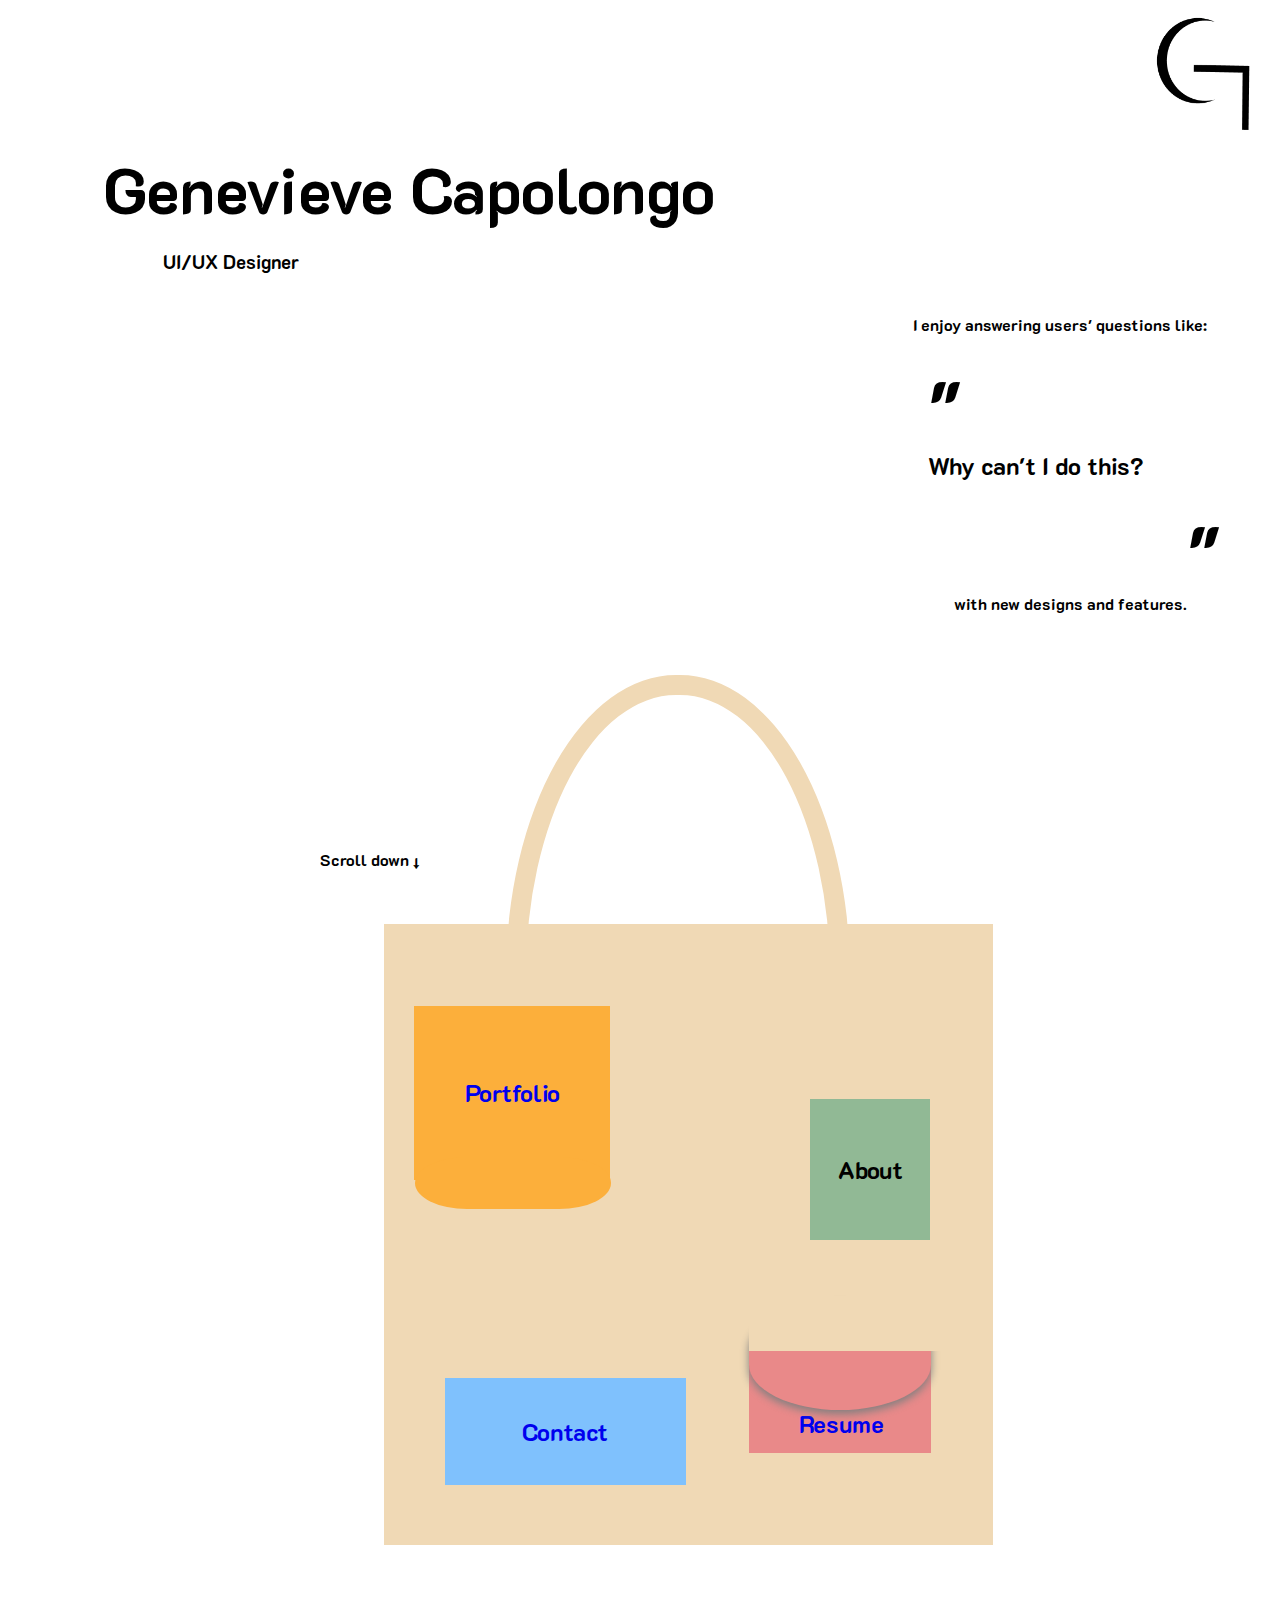
<file: index.html>
<!DOCTYPE html>
<html>
<head>
    <title>Genevieve UX Portfolio</title>
    <link href="styles/style.css" rel="stylesheet" type="text/css">
    <link rel="preconnect" href="https://fonts.googleapis.com">
    <link rel="preconnect" href="https://fonts.gstatic.com" crossorigin>
    <link href="https://fonts.googleapis.com/css2?family=K2D:wght@100&family=Raleway:wght@100&display=swap" rel="stylesheet">
</head>
<body id="all">
    <img src="images/Logo.png" width="113" height="131">
    <br>
    <div id="header">
        <h1 id="name">Genevieve Capolongo</h1>
        <br>
        <h3 id="title">UI/UX Designer</h3>
    </div>
    <section id="quote">
        <h4 id="beginning">I enjoy answering users' questions like: </h4>
        <h1 class="quotation">"</h1>
        <h2 id="why">Why can't I do this?</h2>
        <h1 class="quotation" id="qRight">"</h1>
        <br>
        <h4 id="end">with new designs and features.</h4>
    </section>
    <h4 id="scroll">Scroll down &#8595;</h4>
    <section id="tote">
        <div id="handle"></div>
        <div id="body">
            <a href="portfolio.html">
                <div id="pPocket">
                    <h2 id="pPocket1">Portfolio</h2>
                    <div id="pPocket2"></div>
                </div>
            </a>
            <h2 id="aPocket">About</h2>
            <a href="resume.html">
                <h2 id="cPocket">Contact</h2>
                <div id="rPocket">
                    <div id="rPocket1"></div>
                    <h2 id="rPocket2">Resume</h2>
                    <div id="rPocket4"></div>
                    <div id="rPocket3"></div>
                </div>
            </a>
        </div>
    </section>
</body>
</file>
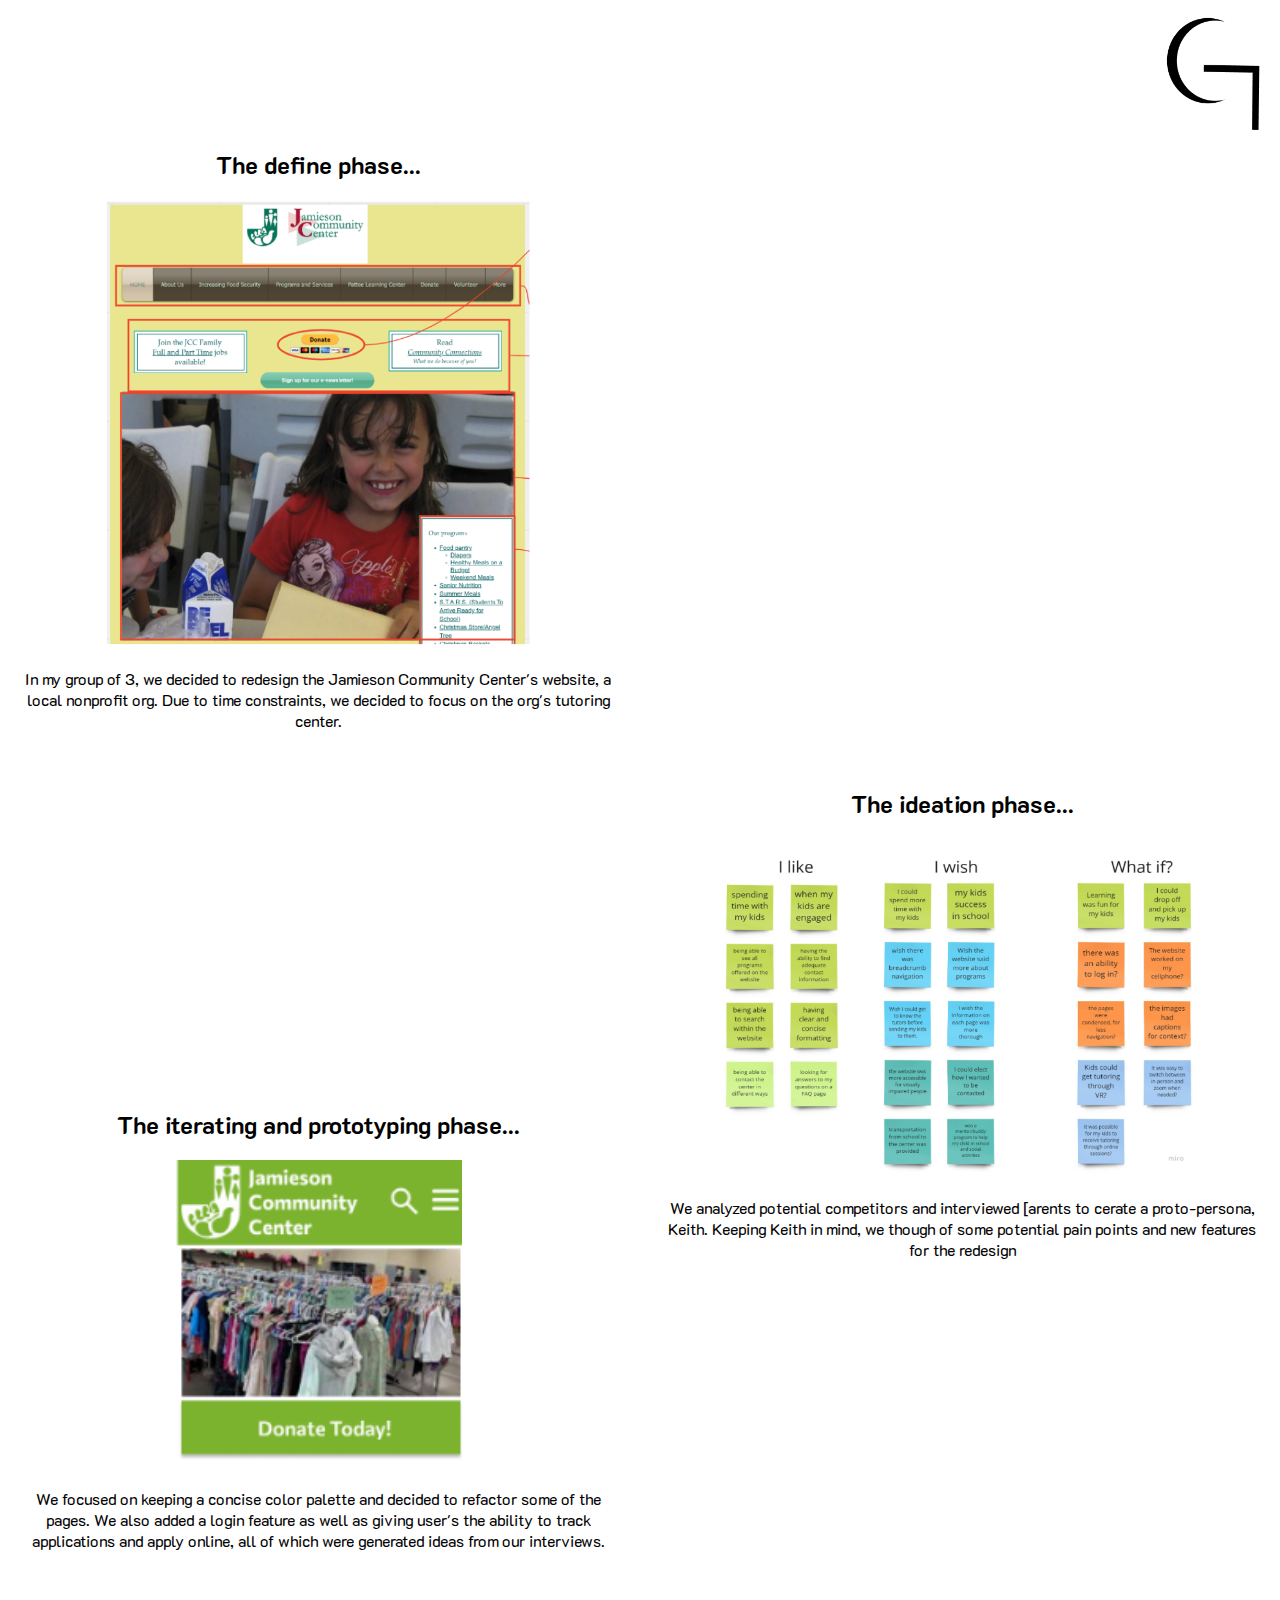
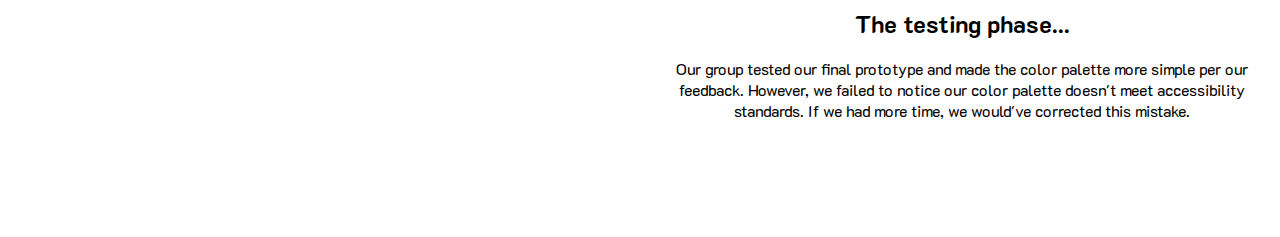
<file: portfolio.html>
<!DOCTYPE html>
<html>
    <head>
        <title>Genevieve UX Portfolio</title>
        <link href="styles/portfolio.css" rel="stylesheet" type="text/css">
        <link rel="preconnect" href="https://fonts.googleapis.com">
        <link rel="preconnect" href="https://fonts.gstatic.com" crossorigin>
        <link href="https://fonts.googleapis.com/css2?family=K2D:wght@100&family=Raleway:wght@100&display=swap" rel="stylesheet">
    </head>
    <body id="all">
        <a href="index.html">
            <img id="logo" src="images/Logo.png" width="113" height="131">
        </a>
        <br>
        <section class="leftSection">
            <h2>The define phase...</h2>
            <img id="org" src="images/Orginal.png">
            <p>In my group of 3, we decided to redesign the Jamieson Community Center's website, a local nonprofit org. Due to time constraints, we decided to focus on the org's tutoring center.</p>
        </section>

        <br>
        <section class="rightSection">
            <h2>The ideation phase...</h2>
            <img id="idea" src="images/ideation.png">
            <p>We analyzed potential competitors and interviewed [arents to cerate a proto-persona, Keith. Keeping Keith in mind, we though of some potential pain points and new features for the redesign</p>
        </section>

        <br>
        <section id="extra">
            <h2>The iterating and prototyping phase...</h2>
            <img id="final" src="images/JCC.png">
            <p>We focused on keeping a concise color palette and decided to refactor some of the pages. We also added a login feature as well as giving user's the ability to track applications and apply online, all of which were generated ideas from our interviews.</p>
        </section>

        <br>
        <section class="rightSection">
            <h2>The testing phase...</h2>
            <p>Our group tested our final prototype and made the color palette more simple per our feedback. However, we failed to notice our color palette doesn't meet accessibility standards. If we had more time, we would've corrected this mistake.</p>
        </section>
    </body>
</html>
</file>
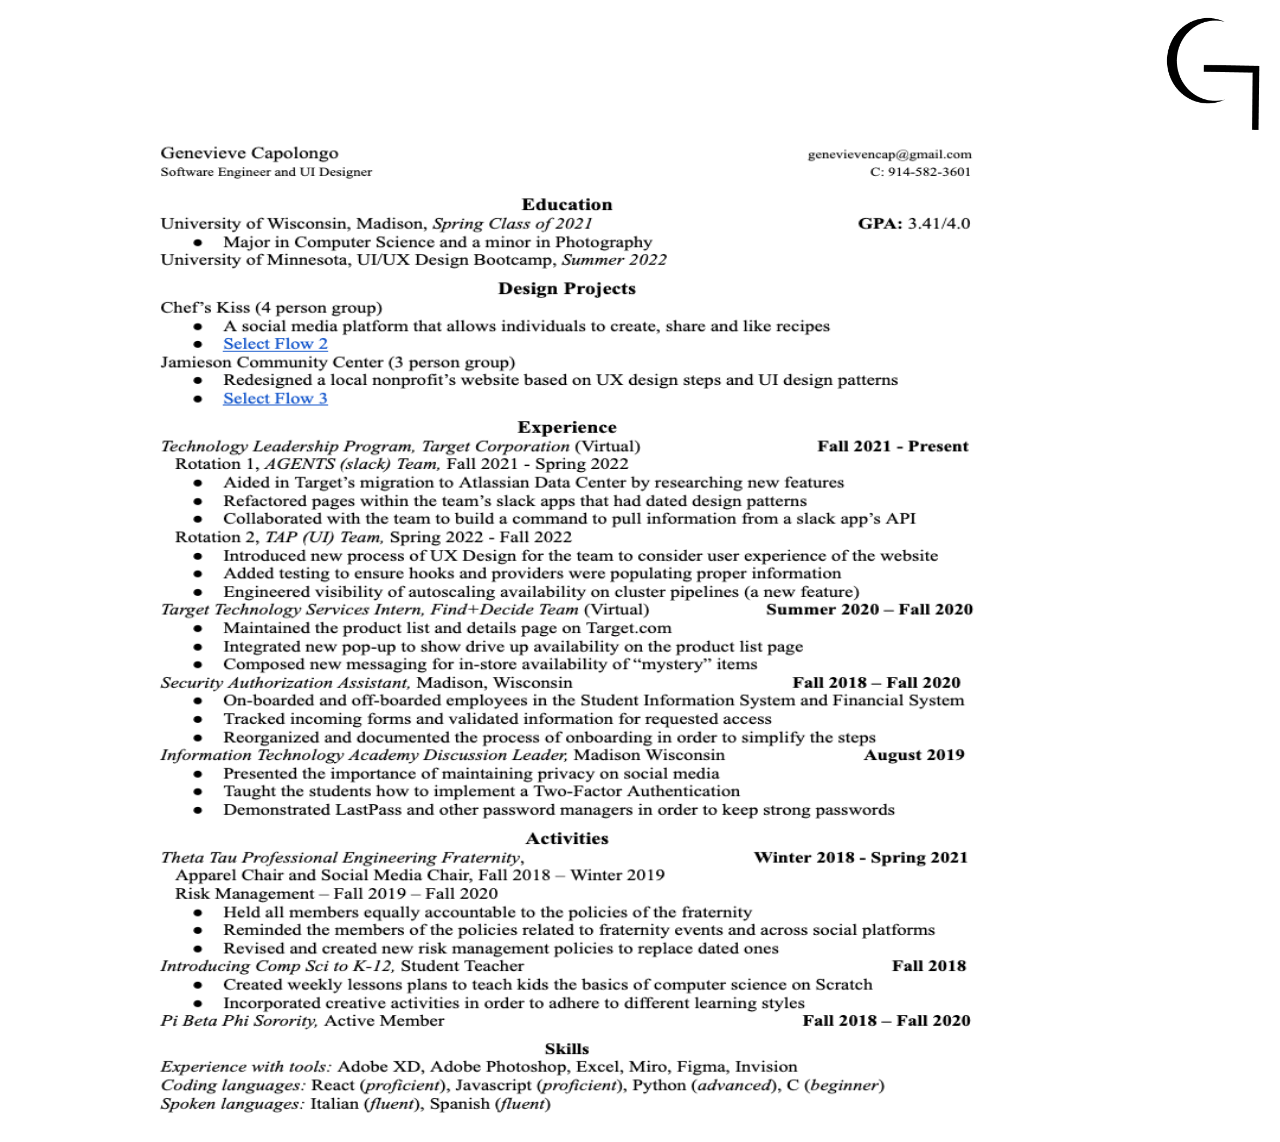
<file: resume.html>
<!DOCTYPE html>
<html>
    <head>
        <title>Genevieve UX Portfolio</title>
        <link href="styles/resume.css" rel="stylesheet" type="text/css">
        <link rel="preconnect" href="https://fonts.googleapis.com">
        <link rel="preconnect" href="https://fonts.gstatic.com" crossorigin>
        <link href="https://fonts.googleapis.com/css2?family=K2D:wght@100&family=Raleway:wght@100&display=swap" rel="stylesheet">
    </head>
    <body id="all">
        <a href="index.html">
            <img id="logo" src="images/Logo.png" width="113" height="131">
        </a>
        <br>
        <img id="resume" src="images/resume.png" width="875" height="1013">
        <h1 class="contact">Genevieve Capolongo</h1>
        <h2 class="contact">C: 914-582-3601</h2>
        <h2 class="contact">genevievencap@gmail.com</h2>
        <h2 class="contact">1125 Lagoon Ave, APT 629</h2>
        <h2 class="contact">Minneapolis, MN 55408</h2>
    </body>
</html>
</file>
<file: styles/style.css>
#all {
    font-family: 'K2D';
}

img {
    float: right;
    margin-right: 10px;
}

#header {
    padding-left: 95px;
}

#name {
    font-size: 64px;
    position: relative;
    padding-top: 75px;
}

#title {
    margin-top: -45px;
    padding-left: 60px;
}

#quote {
    float: right;
    padding-right: 50px;
}

.quotation {
    font-size: 84px;
    margin: 0px;
}

#qRight {
    float: right;
}

#why {
    margin-top: -15px;
}

#beginning {
    padding-right: 15px;
    margin-left: -15px;
}

#end {
    padding-top: 50px;
    float: right;
}

#scroll {
    position: absolute;
    top: 92%;
    left: 25%;
}

#tote {
    position: absolute;
    top: 75%;
    left: 30%;
    width: 609px;
    height: 984px;
    padding-bottom: 10px;
}

#body {
    width: 609px;
    height: 621px;
    background-color: #F0D9B5;
    position: absolute;
    top: 25%;
}

#handle {
    width: 304px;
    height: 587px;
    border: 20px solid #F0D9B5;
    border-radius: 170px / 300px;
    position: absolute;
    top: 0%;
    left: 20%;
}

#pPocket {
    position: absolute;
    top: 10%;
    left: 5%;
    cursor: pointer;
}

#pPocket1 {
    background-color: #FCAF3B;
    width: 196px;
    height: 174px;
    display: flex;
    align-items: center;
    justify-content: center;
}

#pPocket2 {
    background-color: #FCAF3B;
    width: 196px;
    height: 52px; 
    border-radius: 200px / 100px;
    position: absolute;
    left: 0.2%;
    top: 80%;
}

#aPocket {
    background-color: #91B995;
    width: 120px;
    height: 141px;
    display: flex;
    align-items: center;
    justify-content: center;
    position: absolute;
    top: 25%;
    left: 70%;
    cursor: pointer;
}

#cPocket {
    background-color: #7FC1FD;
    width: 241px;
    height: 107px;
    display: flex;
    align-items: center;
    justify-content: center;
    position: absolute;
    top: 70%;
    left: 10%;
    cursor: pointer;
}

#rPocket {
    height: 115px;
    position: absolute;
    top: 60%;
    left: 60%;
    cursor: pointer;
}


#rPocket1 {
    background-color: #E98989;
    width: 182px;
    height: 111px;
    position: absolute;
    top: 40%;
}

#rPocket2 {
    position: absolute;
    top: 80%;
    padding-left: 50px;
}

#rPocket3 {
    background-color: #E98989;
    filter: drop-shadow(0px 4px 4px grey);
    width: 182px; 
    height: 109px;
    border-radius: 200px / 100px;
    position: absolute;
    top: 4%;
}

#rPocket4 {
    background-color: #F0D9B5;
    width: 200px;
    height: 55px;
    top: 0%;
    position: absolute;
    z-index: 1;
}

@media only screen and (max-width: 1000px) {
    #name {
        font-size: 32px;
    }

    #title {
        font-size: 12px;
    }

    #tote {
        width: 284px;
        height: 457px;
        position: absolute;
        top: 90%;
    }
    
    #body {
        width: 284px;
        height: 290px;
    }
    
    #handle {
        width: 142px;
        height: 289px;
        border: 10px solid #F0D9B5;
        border-radius: 170px / 300px;
    }
    
    #pPocket1 {
        width: 85px;
        height: 91px;
        font-size: 12px;
        display: flex;
        align-items: center;
        justify-content: center;
    }
    
    #pPocket2 {
        width: 82px;
        height: 24px;
    }
    
    #aPocket {
        width: 56px;
        height: 65px;
        font-size: 12px;
    }
    
    #cPocket {
        width: 102px;
        height: 41px;
        font-size: 12px;
    }

    #rPocket {
        height: 79px;
    }

    #rPocket1 {
        width: 85px;
        height: 52px;
    }

    #rPocket2 {
        font-size: 12px;
    }

    #rPocket3 {
        width: 85px; 
        height: 51px;
        border-radius: 200px / 100px;
    }

    #rPocket4 {
        width: 100px;
        height: 24px;
    }
}
</file>
<file: styles/portfolio.css>
#all {
    font-family: 'K2D';
}

#logo {
    float: right;
}

@media only screen and (min-width: 600px) {
    section {
        width: 600px;
        text-align: center;
    }

    #org {
        width: 430px;
        height: 448px;
    }

    #idea {
        width: 496px;
        height: 338px;
    }

    #final {
        width: 287px;
        height: 308px;
    }

    .leftSection {
        padding-left: 10px;
        padding-top: 100px;
    }

    #extra {
       padding-left: 10px;
       padding-top: 300px;     
    }

    .rightSection {
        float: right;
        padding-right: 10px;
        margin-bottom: 100px;
    }
}

@media only screen and (max-width: 1000px) {
    section {
        width: 400px;
        text-align: center;
    }

    #org {
        width: 252px;
        height: 262px;
    }
    
    #idea {
        width: 315px;
        height: 215px;
    }
    
    #final {
        width: 182px;
        height: 195px;
    }


}
</file>
<file: styles/resume.css>
#all {
    font-family: "K2D";
}

#logo {
    float: right;
}


@media only screen and (min-width: 1000px) {
    #resume {
        position: absolute;
        padding-top: 100px;
        left: 10%;
    }

    #contact1 {
        display: none;
    }
    .contact {
        display: none;
    }
}

@media only screen and (max-width: 1000px) {
    #resume {
        display: none;
    }
}
</file>
